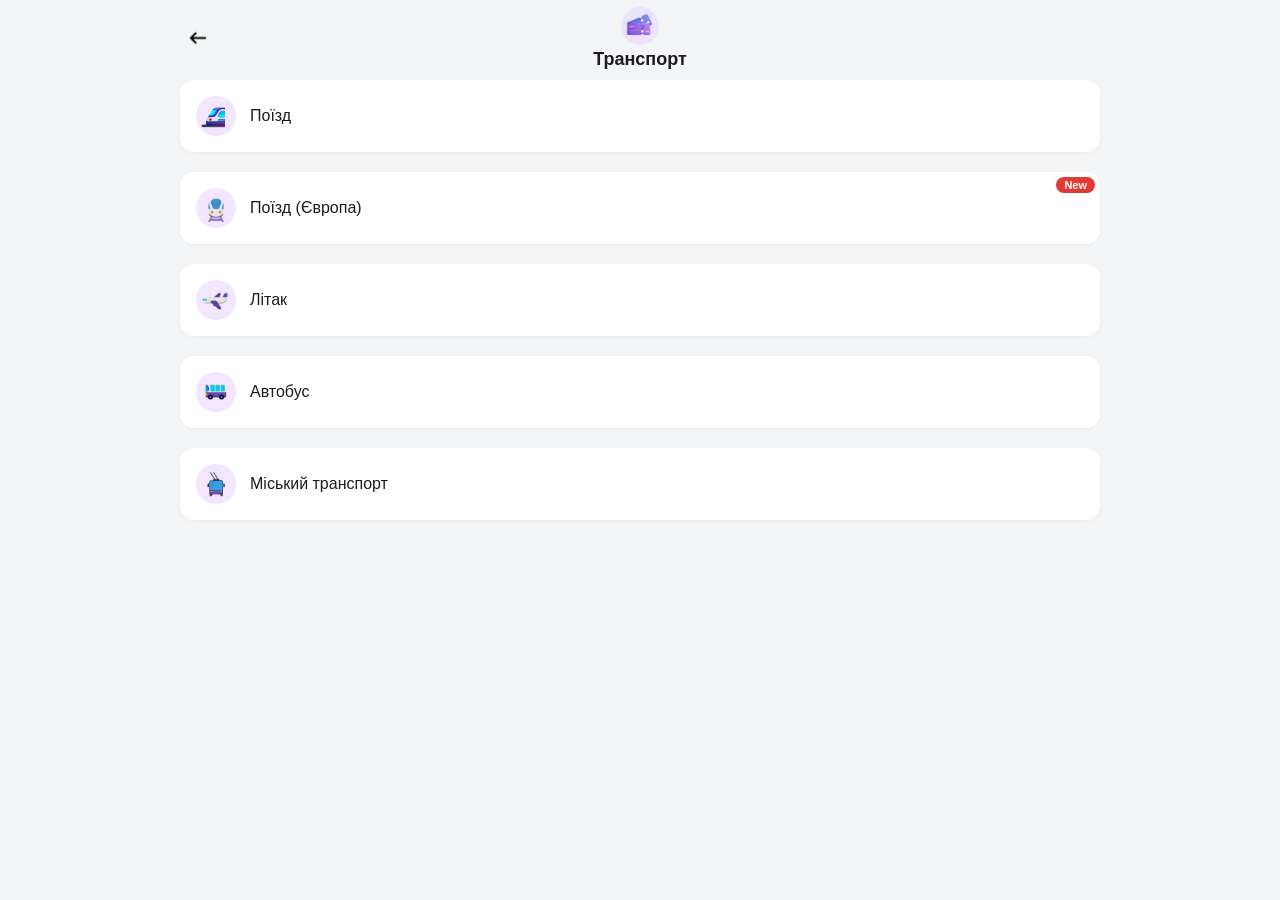
<file: index.html>
<!DOCTYPE html>
<html lang="uk">
<head>
  <meta charset="utf-8" />
  <meta name="viewport" content="width=device-width, initial-scale=1, maximum-scale=1, user-scalable=no, orientation=portrait">
  <title>Транспорт</title>

  <link href="https://fonts.googleapis.com/css2?family=Inter:wght@300;400;500;600;700&display=swap" rel="stylesheet">
  <link rel="stylesheet" href="index.css">
  <link rel="manifest" href="manifest.json">
  <meta name="mobile-web-app-capable" content="yes">
  <meta name="apple-mobile-web-app-capable" content="yes">
</head>
<body>

  <!-- Всплывающее уведомление -->
  <div id="toast" class="toast">Зміни успішно застосовано</div>

  <!-- ЭКРАН 1: ТРАНСПОРТ -->
  <div id="screen-transport" class="page active-screen">
    <div class="transport-shell">
      <div class="common-header">
        <div class="back-btn"><img src="налево.png" alt="Назад"></div>
        <div class="header-center">
          <div class="header-icon-badge">
            <img src="transport/tickets.png" alt="Транспорт">
          </div>
          <div class="title">Транспорт</div>
        </div>
      </div>

      <div class="transport-list">
        <div class="transport-item" onclick="openTrainScreen()">
          <div class="transport-icon"><img src="transport/train-UA.png" alt="Поїзд"></div>
          <div class="transport-name">Поїзд</div>
        </div>

        <div class="transport-item">
          <div class="transport-icon"><img src="transport/train-EU.png" alt="Поїзд (Європа)"></div>
          <div class="transport-name">Поїзд (Європа)</div>
          <span class="badge-new">New</span>
        </div>

        <div class="transport-item">
          <div class="transport-icon"><img src="transport/plane.png" alt="Літак"></div>
          <div class="transport-name">Літак</div>
        </div>

        <div class="transport-item">
          <div class="transport-icon"><img src="transport/bus.png" alt="Автобус"></div>
          <div class="transport-name">Автобус</div>
        </div>

        <div class="transport-item" onclick="openArchive()">
          <div class="transport-icon"><img src="transport/trolybus.png" alt="Міський транспорт"></div>
          <div class="transport-name">Міський транспорт</div>
        </div>
      </div>
    </div>
  </div>

  <!-- ЭКРАН: ПОЇЗД -->
  <div id="screen-train" class="page">
    <div class="train-shell">
      <div class="common-header">
        <div class="back-btn" onclick="openMainScreen()"><img src="налево.png" alt="Назад"></div>
        <div class="title header-left-archive">Поїзд</div>
        <div class="header-right-archive-btn" onclick="openArchive()">
          <img src="train/safe.png" alt="Архів" onerror="this.src='tickets.png'">
        </div>
      </div>

      <!-- Карточка ввода станций -->
      <div class="route-card">
        <div class="route-input-group">
          <input type="text" id="from-station" class="route-input" placeholder="Звідки">
          <div class="route-divider"></div>
          <input type="text" id="to-station" class="route-input" placeholder="Куди">
        </div>
        <div class="swap-btn" onclick="swapStations()">⇅</div>
      </div>

      <!-- Выбор даты -->
      <div class="date-selector-group" onclick="openCalendar()">
        <div class="date-label">Дата відправлення</div>
        <div class="date-input-wrapper">
          <div class="date-value" id="train-date">02.09.2026</div>
          <div class="calendar-icon">
            <svg width="20" height="20" viewBox="0 0 24 24" fill="none" stroke="currentColor" stroke-width="2" stroke-linecap="round" stroke-linejoin="round">
              <rect x="3" y="4" width="18" height="18" rx="2" ry="2"></rect>
              <line x1="16" y1="2" x2="16" y2="6"></line>
              <line x1="8" y1="2" x2="8" y2="6"></line>
              <line x1="3" y1="10" x2="21" y2="10"></line>
            </svg>
          </div>
        </div>
      </div>
    </div>

    <!-- Фиксированная кнопка внизу -->
    <div class="bottom-bar">
      <button class="btn" onclick="searchTrains()">Продовжити</button>
    </div>
  </div>

<!-- ЭКРАН: ФУНКЦІЇ РОЗРОБНИКА -->
  <div id="screen-developer" class="page">
    <div class="developer-shell">
      <!-- Фиксированная шапка -->
      <div class="common-header header-left-aligned dev-fixed-header">
        <div class="back-btn" onclick="goBackFromDeveloper()"><img src="налево.png" alt="Назад"></div>
        <div class="title header-left-archive">Функції розробника</div>
      </div>

      <!-- Прокручиваемое содержимое -->
      <div class="dev-scrollable-content">
        <div class="dev-menu-container">
          <div class="menu-group">
            <label for="ticket-select">Оберіть квиток / картку:</label>
            <select id="ticket-select" onchange="loadTicketData()">
              <!-- Динамически заполняется карточками -->
            </select>
          </div>

          <hr />

          <div class="menu-group">
            <label for="dev-city">Місто:</label>
            <select id="dev-city" onchange="updateCityPreset()">
              <option value="Одеса">Одеса</option>
              <option value="Дніпро">Дніпро</option>
              <option value="Київ">Київ</option>
              <option value="Львів">Львів</option>
            </select>
          </div>

          <div class="menu-group">
            <label for="ticket-company">Компанія-перевізник:</label>
            <input type="text" id="ticket-company" />
          </div>

          <div class="menu-group">
            <label for="ticket-price">Ціна (UAH):</label>
            <input type="text" id="ticket-price" />
          </div>

          <div class="menu-group">
            <label for="purchase-date">Дата початку дії (YYYY-MM-DD):</label>
            <input type="date" id="purchase-date" />
          </div>

          <div class="menu-group">
            <label for="current-date">Сьогоднішня дата (Симуляція):</label>
            <input type="date" id="current-date" />
          </div>

          <div class="menu-group">
            <label for="ticket-series">Серія:</label>
            <div class="input-with-btn">
              <input type="text" id="ticket-series" maxlength="8" placeholder="12345678" />
              <button type="button" onclick="generateRandomSeries()">🎲</button>
            </div>
          </div>

          <div class="menu-group">
            <label>Анімація (.gif):</label>
            <div class="switcher-group">
              <button type="button" id="gif-btn-1" onclick="setGifOption(1)" class="active">GIF 1 (tramvay.gif)</button>
              <button type="button" id="gif-btn-2" onclick="setGifOption(2)">GIF 2 (tramvay2.gif)</button>
            </div>
          </div>

          <button class="save-btn" onclick="saveTicketData()">Зберегти зміни</button>
          <button class="save-btn" style="background: #dc3545; margin-top: 8px;" onclick="resetToDefaults()">Скинути до дефолту</button>

          <!-- Блок логирования действий -->
          <div class="menu-group" style="margin-top: 20px;">
            <label>Лог виконання:</label>
            <div id="dev-logger" style="background: #1e1e1e; color: #00ff00; padding: 10px; border-radius: 8px; font-family: monospace; font-size: 12px; height: 80px; overflow-y: auto;">
              Система ініціалізована успішно.
            </div>
          </div>
        </div>
      </div>
    </div>
  </div>
  
  <!-- МОДАЛЬНОЕ ОКНО КАЛЕНДАРЯ -->
  <div id="calendar-modal" class="calendar-modal" onclick="closeCalendar(event)">
    <div class="calendar-main-full">
      <div class="calendar-card" onclick="event.stopPropagation()">
        
        <div class="calendar-header-bg">
          <div class="calendar-close-btn" onclick="closeCalendar()">✕</div>
          <div class="calendar-title-inner">Дата відправлення</div>
        </div>

        <div class="calendar-body">
          <div class="calendar-controls">
            <div class="select-container">
              <select id="month-select" class="calendar-select" onchange="changeCalendarMonthYear()">
                <option value="0">Січень</option>
                <option value="1">Лютий</option>
                <option value="2">Березень</option>
                <option value="3">Квітень</option>
                <option value="4">Травень</option>
                <option value="5">Червень</option>
                <option value="6">Липень</option>
                <option value="7">Серпень</option>
                <option value="8">Вересень</option>
                <option value="9">Жовтень</option>
                <option value="10">Листопад</option>
                <option value="11">Грудень</option>
              </select>
              <span class="select-arrow">▼</span>
            </div>

            <div class="select-container">
              <select id="year-select" class="calendar-select" onchange="changeCalendarMonthYear()">
                <option value="2025">2025</option>
                <option value="2026">2026</option>
                <option value="2027">2027</option>
              </select>
              <span class="select-arrow">▼</span>
            </div>
          </div>

          <div class="calendar-weekdays">
            <span>П</span>
            <span>В</span>
            <span>С</span>
            <span>Ч</span>
            <span>П</span>
            <span>С</span>
            <span>Н</span>
          </div>

          <div class="calendar-days" id="calendar-days-grid"></div>
        </div>

        <div class="calendar-footer">
          <div class="selected-date-preview" id="calendar-preview-date">02.09.2026</div>

          <button class="btn-done" onclick="applyCalendarDate()">Готово</button>
          <button class="btn-dev-tools" onclick="openDeveloperScreen()">Функції розробника</button>
        </div>

      </div>
    </div>
  </div>

  <!-- ЭКРАН 2: АРХИВ -->
  <div id="screen-archive" class="page">
    <div class="shell">
      <div class="common-header header-left-aligned">
        <div class="back-btn" onclick="openMainScreen()"><img src="налево.png" alt="Назад"></div>
        <div class="title header-left-archive">Архів</div>
      </div>

      <div class="tabs">
        <div class="tabs-glider" id="glider"></div>
        <div class="tab" id="tab-ticket" onclick="switchTab('ticket')">Квиток</div>
        <div class="tab active" id="tab-pass" onclick="switchTab('pass')">Проїзний</div>
      </div>

      <div class="viewport-wrapper" id="touch-area">
        <div class="tabs-view-container" id="tabs-container">
          
          <div class="tab-page">
            <div class="empty-state">
              <img src="bee.png" alt="Бджола" class="empty-state-icon">
              <div class="empty-state-title">Немає квитків</div>
              <div class="empty-state-sub">Щоб купити проїзний, відскануйте QR-код у міському транспорті</div>
            </div>
          </div>

          <div class="tab-page">
            <div id="cards" class="list"></div>
          </div>

        </div>
      </div>
    </div>

    <div class="bottom-bar">
      <button class="btn" onclick="scanQR()">Відсканувати QR-код</button>
    </div>
  </div>

 <!-- МОДАЛЬНОЕ ОКНО (POPUP) БИЛЕТА -->
  <div id="popup" class="ticket-popup" onclick="closePopup()">
    <div class="ticket-main-full">
      <div class="ticket-card" onclick="event.stopPropagation()">
        
        <div class="ticket-header-bg">
          <div class="close-btn" onclick="closePopup()">✕</div>
          <div class="ticket-title-inner" id="popup-main-title">Студентський (тролейбус місячний)</div>
        </div>

        <div class="ticket-logo">
          <img id="popup-logo" src="./Odesa.svg" alt="Герб міста">
        </div>

        <div class="ticket-meta">
          <div>тролейбус</div>
          <div id="popup-city">Одеса</div>
          <div>Серія <b id="series"></b></div>
        </div>

        <div id="dynamic-ticket-content" style="width: 100%;"></div>

        <div class="price" id="popup-price">240.0 UAH</div>
        <div id="validity-info-container">
          <div class="validity-title" style="font-size: 13px; color: #8e8e93; margin-bottom: 2px;">Строк дії</div>
          <div class="validity-range" id="range" style="font-size: 15px; font-weight: 500; color: #000;"></div>
          <div class="validity-days-left" id="daysLeft" style="font-size: 13px; color: #8e8e93; margin-top: 4px;"></div>
        </div>
      </div>
    </div>
  </div>

  <script src="index.js"></script>
</body>
</html>
</file>
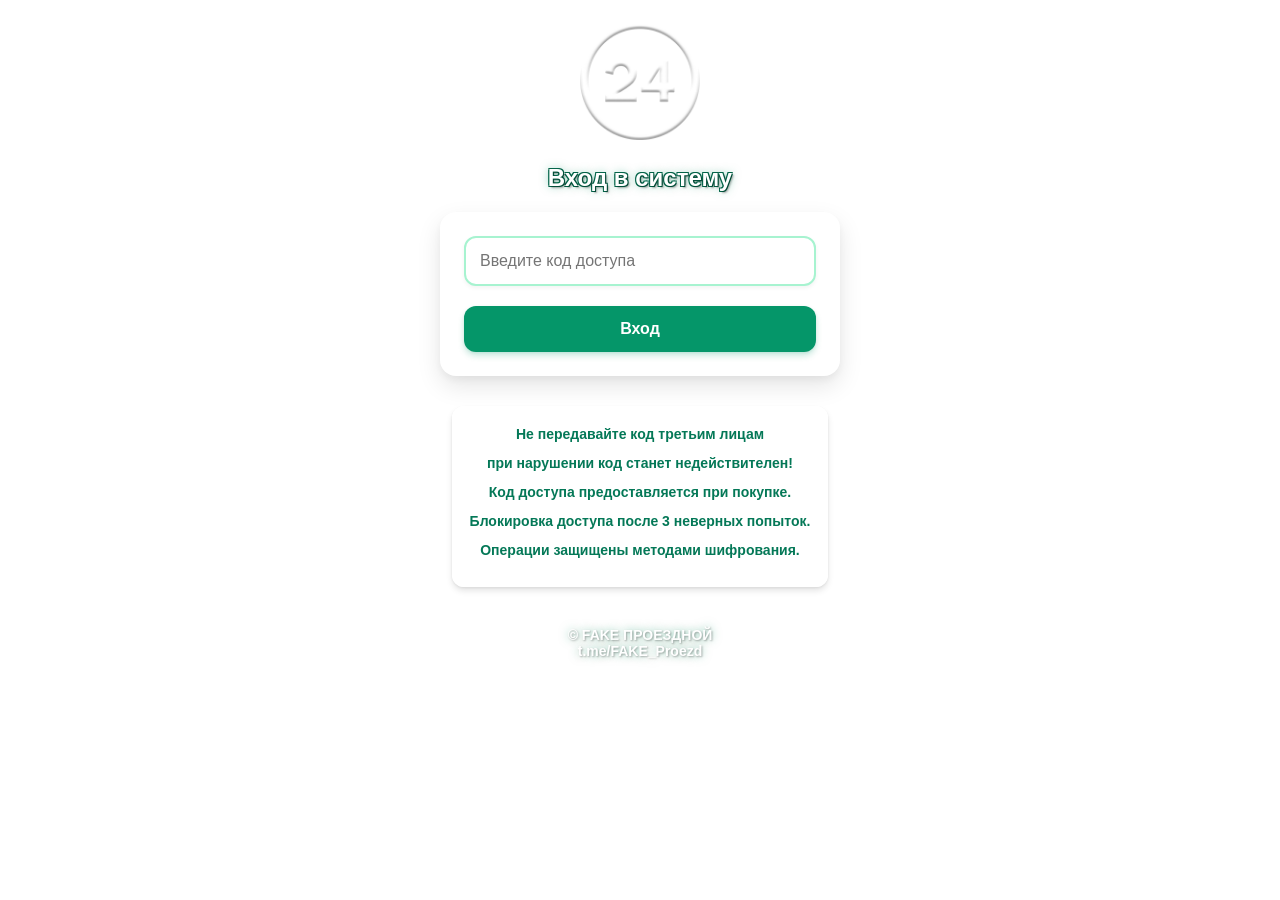
<file: вход для 24/index.html>
<!DOCTYPE html>
<html lang="ru">
<head>
  <meta charset="UTF-8" />
  <meta name="viewport" content="width=device-width, initial-scale=1.0"/>
  <title>Вход в систему</title>
  <style>
    * {
      box-sizing: border-box;
      margin: 0;
      padding: 0;
    }

    body {
      font-family: -apple-system, BlinkMacSystemFont, "Segoe UI", Roboto, Oxygen, Ubuntu, Cantarell, "Helvetica Neue", sans-serif;
      position: relative;
    }

    #video-background {
      position: fixed;
      right: 0;
      bottom: 0;
      min-width: 100%;
      min-height: 100%;
      width: auto;
      height: auto;
      z-index: -1;
      object-fit: cover;
    }

    body {
      display: flex;
      flex-direction: column;
      align-items: center;
      justify-content: flex-start;
      padding: 20px;
      min-height: 100vh;
    }

    .circle img {
      width: 120px;
      height: 120px;
    }

    h2 {
      margin: 20px 0;
      color: #ffffff;
      font-size: 1.5rem;
      font-weight: 800;
      text-shadow: 
          2px 2px 2px rgba(0, 0, 0, 0.3),
          0 0 10px rgba(5, 150, 105, 0.5),
          -1px -1px 0 #065f46,
          1px -1px 0 #065f46,
          -1px 1px 0 #065f46,
          1px 1px 0 #065f46;
    }

    .login-box {
      background-color: white;
      border-radius: 16px;
      padding: 24px;
      width: 100%;
      max-width: 400px;
      box-shadow: 
          0 10px 25px rgba(0, 0, 0, 0.1),
          0 4px 10px rgba(0, 0, 0, 0.05);
    }

    .login-box input[type="text"] {
      width: 100%;
      padding: 14px;
      font-size: 16px;
      border: 2px solid #a7f3d0;
      border-radius: 12px;
      outline: none;
      margin-bottom: 20px;
      transition: all 0.2s ease;
      box-shadow: 0 2px 4px rgba(0, 0, 0, 0.05);
    }

    .login-box input[type="text"]:focus {
      border-color: #059669;
      box-shadow: 
          0 4px 6px rgba(5, 150, 105, 0.1),
          0 0 0 3px rgba(5, 150, 105, 0.2);
    }

    .login-box button {
      width: 100%;
      padding: 14px;
      font-size: 16px;
      background-color: #059669;
      color: white;
      border: none;
      border-radius: 12px;
      cursor: pointer;
      font-weight: 800;
      transition: all 0.2s ease;
      box-shadow: 
          0 4px 6px rgba(5, 150, 105, 0.2),
          0 1px 3px rgba(5, 150, 105, 0.1);
    }

    .login-box button:hover {
      background-color: #047857;
      transform: translateY(-2px);
      box-shadow: 
          0 6px 8px rgba(5, 150, 105, 0.3),
          0 2px 4px rgba(5, 150, 105, 0.2);
    }

    .login-box button:active {
      transform: scale(0.98);
    }

    .info-box {
      background-color: rgba(255, 255, 255, 0.9);
      border-radius: 12px;
      padding: 18px;
      margin-top: 30px;
      font-size: 14px;
      color: #047857;
      text-align: center;
      max-width: 600px;
      line-height: 1.5;
      box-shadow: 
          0 4px 6px rgba(0, 0, 0, 0.1),
          0 1px 3px rgba(0, 0, 0, 0.08);
    }

    .info-box p {
      margin-bottom: 8px;
      font-weight: 600;
      text-shadow: 0 1px 2px rgba(255, 255, 255, 0.8);
    }

    footer {
      margin-top: 40px;
      color: #ffffff;
      font-weight: 600;
      font-size: 14px;
      text-shadow: 
          1px 1px 2px rgba(0, 0, 0, 0.3),
          0 0 10px rgba(5, 150, 105, 0.5);
      text-align: center;
    }

    @media (max-width: 480px) {
      .circle img {
        width: 120px;
        height: 120px;
      }

      .login-box {
        padding: 18px;
      }

      .login-box input[type="text"], 
      .login-box button {
        font-size: 15px;
        padding: 12px;
      }

      .info-box {
        font-size: 13px;
        padding: 14px;
      }
    }

    /* Стили для ссылок */
    a {
      text-decoration: none;
      color: inherit;
    }

    a:hover, a:visited, a:active, a:focus {
      text-decoration: none;
      color: inherit;
    }

    /* Анимация для телеграм ссылки */
.circle {
      display: inline-block;
      animation: pulseAnimation 2s ease-in-out infinite;
    }

    .tg-link {
      display: inline-block;
      animation: pulseAnimation 2s ease-in-out infinite;
    }

    @keyframes pulseAnimation {
      0% {
        transform: scale(1);
      }
      50% {
        transform: scale(1.1);
      }
      100% {
        transform: scale(1);
      }
    }
  </style>
</head>
<body>
  <video id="video-background" autoplay muted loop playsinline>
    <source src="bec.mp4" type="video/mp4">
  </video>

  <div class="circle"> 
    <img src="logo.png" alt="logo">
  </div>

  <h2>Вход в систему</h2>

  <div class="login-box">
    <input type="text" placeholder="Введите код доступа" maxlength="19" id="accessCode" />
    <button>Вход</button>
  </div>

  <script>
    const input = document.getElementById('accessCode');
    
    // При фокусе показываем формат
    input.addEventListener('focus', function(e) {
      if (!e.target.value) {
        e.target.placeholder = 'XXXX-XXXX-00.00.2000';
      }
    });

    // При потере фокуса возвращаем обычный placeholder
    input.addEventListener('blur', function(e) {
      if (!e.target.value) {
        e.target.placeholder = 'Введите код доступа';
      }
    });
  </script>

  <div class="info-box">
   
    <p>Не передавайте код третьим лицам</p>
    <p>при нарушении код станет недействителен!</p>
     <p>Код доступа предоставляется при покупке.</p>
    <p>Блокировка доступа после 3 неверных попыток.</p>
    <p>Операции защищены методами шифрования.</p>
  </div>

  <footer><a href="https:/t.me/FAKE_Proezd">© FAKE ПРОЕЗДНОЙ <br><span class="tg-link">t.me/FAKE_Proezd</span></a>
  </footer>

</body>
</html>
</file>
<file: index.css>
/* ==========================================================================
   1. ГЛОБАЛЬНЫЕ ПЕРЕМЕННЫЕ И БАЗОВЫЕ СТИЛИ
   ========================================================================== */
:root {
  --bg: #f7f8f9;
  --card: #fff;
  --muted: #9aa0a6;
  --accent: #489520;
  --radius: 12px;
  --container-pad: 20px;
  --max-width: 920px;
}

.back, 
.close-btn, 
.tab,
.transport-item {
  -webkit-tap-highlight-color: transparent;
  -webkit-touch-callout: none;
  user-select: none;
}

html, body {
  overflow: hidden;
  height: 100%;
  margin: 0;
  background: #f4f5f7; 
  font-family: -apple-system, "Segoe UI", Roboto, "Helvetica Neue", Arial, sans-serif; 
  color: #111;
}

.page {
  display: none;
  height: 100%;
  width: 100%;
  box-sizing: border-box;
}

.page.active-screen {
  display: block;
}

/* ==========================================================================
   2. ЕДИНАЯ ШАПКА (HEADER) ДЛЯ ВСЕХ ЭКРАНОВ
   ========================================================================== */
.common-header {
  display: flex;
  align-items: center;
  justify-content: center;
  position: relative;
  height: 52px;
  margin-bottom: 16px;
}

.common-header .back-btn {
  position: absolute;
  left: 0;
  top: 50%;
  transform: translateY(-50%);
  width: 36px;
  height: 36px;
  display: flex;
  align-items: center;
  justify-content: center;
  cursor: pointer;
  font-size: 28px;
  font-weight: 300;
  color: #1c1c1e;
  line-height: 1;
  z-index: 5;
}

.common-header .back-btn img {
  width: 24px;
  height: 24px;
  object-fit: contain;
}

.common-header .title {
  font-size: 18px;
  font-weight: 600;
  color: #1c1c1e;
  margin: 0;
}

.header-center {
  display: flex;
  flex-direction: column;
  align-items: center;
  gap: 4px;
}

.header-icon-badge {
  width: 38px;
  height: 38px;
  background-color: #ecdbffa6;
  border-radius: 50%;
  display: flex;
  align-items: center;
  justify-content: center;
}

.header-icon-badge img {
  width: 32px;
  height: 32px;
  margin: -4px 0 0 0;
  object-fit: contain;
}

.header-left-archive {
  position: absolute;
  left: 42px;
  top: 50%;
  transform: translateY(-50%);
}

.header-left-aligned {
  justify-content: flex-start;
  gap: 8px;
}

.header-left-aligned .back-btn {
  position: static;
  transform: none;
}

/* ==========================================================================
   3. СТИЛИ ЭКРАНА "ТРАНСПОРТ"
   ========================================================================== */
.transport-shell {
  padding: calc(env(safe-area-inset-top) + 12px) var(--container-pad) 20px var(--container-pad);
  max-width: var(--max-width);
  margin: 0 auto;
}

.transport-list {
  display: flex;
  flex-direction: column;
  gap: 20px;
}

.transport-item {
  display: flex;
  align-items: center;
  background: #ffffff;
  border-radius: 14px;
  padding: 16px;
  box-shadow: 0 1px 4px rgba(0, 0, 0, 0.04);
  cursor: pointer;
  position: relative;
}

.transport-icon {
  width: 40px;
  height: 40px;
  background-color: #ecdbffa6;
  border-radius: 50%;
  margin-right: 14px;
  display: flex;
  align-items: center;
  justify-content: center;
  flex-shrink: 0;
}

.transport-icon img {
  width: 50px;
  height: 50px;
  object-fit: contain;
}

.transport-name {
  font-size: 16px;
  font-weight: 400;
  color: #1c1c1e;
  flex: 1;
}

.badge-new {
  background: #e53935;
  color: #fff;
  font-size: 11px;
  font-weight: 600;
  padding: 2px 8px;
  border-radius: 10px;
  position: absolute;
  top: 5px;
  right: 5px;
}

/* ==========================================================================
   4. СТИЛИ ЭКРАНА "АРХИВ"
   ========================================================================== */
/* 1. Главная оболочка экрана (добавляем внутренние боковые отступы) */
.shell {
  padding: calc(env(safe-area-inset-top) + 12px) 16px calc(env(safe-area-inset-bottom) + 84px) 16px; 
  max-width: 600px; 
  margin: 0 auto;
  position: relative;
  background: #fff;
  min-height: 100vh;
  box-sizing: border-box;
}

.tabs {
  position: relative;
  z-index: 10;
  display: flex; 
  background: #ebebeb;
  border-radius: 999px;
  padding: 3px;
  user-select: none;
}

.tabs-glider {
  position: absolute;
  top: 3px;
  left: 3px;
  height: calc(100% - 6px);
  width: calc(50% - 3px);
  background: var(--card);
  border-radius: 999px;
  box-shadow: 0 1px 4px rgba(0, 0, 0, 0.12);
  transition: transform 0.3s cubic-bezier(0.2, 0.8, 0.2, 1);
  will-change: transform;
  z-index: 1;
}

.tab {
  position: relative;
  z-index: 2; 
  flex: 1; 
  text-align: center; 
  padding: 10px 8px; 
  border-radius: 999px; 
  color: #1b1b1b; 
  font-weight: 600; 
  cursor: pointer;
  font-size: 15px;
  transition: color 0.25s ease;
}

.tab.active { 
  color: var(--accent); 
  background: transparent; 
  box-shadow: none;
}

/* 2. Область просмотра табов (убираем отрицательные марджины и лишнюю ширину!) */
.viewport-wrapper {
  overflow: hidden;
  width: 100%;
  margin-top: 10px;
  box-sizing: border-box;
}

/* 3. Контейнер табов */
.tabs-view-container {
  display: flex;
  width: 200%;
  will-change: transform;
  backface-visibility: hidden;
  transform: translate3d(0, 0, 0); 
  transition: transform 0.35s cubic-bezier(0.2, 0.8, 0.2, 1);
}

/* 4. Страница вкладки (убираем лишние паддинги, так как паддинг уже есть у .shell) */
.tab-page {
  width: 50%;
  flex-shrink: 0;
  box-sizing: border-box;
  padding: 0 4px; /* Небольшой зазор для тени карточки */
  opacity: 0;
  visibility: hidden;
  pointer-events: none;
  transition: opacity 0.35s ease, visibility 0.35s ease;
  overflow-y: auto;
  max-height: calc(100vh - 180px);
  -webkit-overflow-scrolling: touch;
  scrollbar-width: none;
}

.tab-page::-webkit-scrollbar {
  display: none;
}

.tab-page.active-page {
  opacity: 1;
  visibility: visible;
  pointer-events: auto;
}

.empty-state {
  display: flex;
  flex-direction: column;
  align-items: center;
  justify-content: center;
  padding: 170px 20px;
  text-align: center;
}

.empty-state-icon {
  width: 140px;
  height: 148px;
  object-fit: contain;
  margin-bottom: 16px;
}

.empty-state-title {
  font-size: 17px;
  font-weight: 600;
  color: #1c1c1e;
  margin-bottom: 8px;
}

.empty-state-sub {
  font-size: 14px;
  color: #8e8e93;
  line-height: 1.4;
  max-width: 400px;
}

/* 5. Список карточек и сама карточка */
.list { 
  padding: 10px 0 20px 0; 
  display: flex; 
  flex-direction: column; 
  gap: 16px; 
  width: 100%;
  box-sizing: border-box;
}

.card {
  position: relative;
  display: flex;
  align-items: center;
  gap: 16px;
  background: var(--card);
  border-radius: var(--radius);
  padding: 18px 16px; /* Внутренние отступы самой карточки */
  box-shadow: 0 2px 10px rgba(0, 0, 0, 0.08); 
  font-family: 'Inter', sans-serif; 
  cursor: pointer;
  user-select: none;
  -webkit-tap-highlight-color: transparent;
  box-sizing: border-box;
  width: 100%;
}

.logo { 
  flex: 0 0 52px; 
  height: 52px; 
  border-radius: 7px; 
  overflow: hidden; 
  display: flex; 
  align-items: center; 
  justify-content: center;
  background: #fff;
  border: 1px solid #e5e5e5;
}

.logo img { 
  width: 44px; 
  height: 44px; 
  object-fit: contain; 
}

.card-main {
  flex: 1;
  min-width: 0;
  display: flex;
  flex-direction: column;
  gap: 8px;
}

.card .city-title {
  font-size: 13px;
  color: #9aa0a6;
}

.company {
  font-size: 14px;
  font-weight: 300;
  color: #111;
  margin-bottom: 0px;
  line-height: 1;
}

.info-row {
  display: flex;
  flex-direction: column;
  gap: 4px;
  margin-bottom: 0px;
}

.info-label {
  font-size: 12px;
  color: #9aa0a6;
}

.info-value {
  font-size: 13px;
  font-weight: 300;
  color: #111;
  display: flex;
  align-items: center;
  line-height: 1.4;
}

.icons {
  position: absolute;
  top: 50%;
  transform: translateY(-50%);
  right: 12px;
  display: flex;
  flex-direction: column;
  align-items: center;
  width: 26px;
}

.gray {
  filter: grayscale(100%);
}

.bottom-bar {
  position: fixed; 
  left: 0; 
  right: 0; 
  bottom: 0; 
  z-index: 40;
  padding: calc(env(safe-area-inset-bottom) + 12px) var(--container-pad) 12px;
}

.btn {
  width: 100%; 
  max-width: 980px; 
  margin: 0 auto; 
  display: block;
  background: var(--accent); 
  color: #fff; 
  border: none; 
  font-weight: 700;
  font-size: 16px; 
  padding: 14px; 
  border-radius: 12px; 
  cursor: pointer;
  box-shadow: 0 6px 14px rgba(76,175,80,0.18);
}

/* ==========================================================================
   5. МОДАЛЬНОЕ ОКНО (POPUP) КАРТОЧКИ БИЛЕТА
   ========================================================================== */
.ticket-popup {
  display: none; 
  position: fixed; 
  top: 0;
  left: 0; 
  width: 100%; 
  height: 100%; 
  background: rgba(0, 0, 0, 0.87);
  z-index: 1000; 
  opacity: 0;
  transition: opacity 0.3s ease;
}

.ticket-popup.active {
  opacity: 1;
}

.ticket-main-full {
  display: flex;
  flex-direction: column;
  justify-content: flex-end;
  align-items: center;
  width: 100%;
  height: 100%;
  transform: translateY(100%);
  transition: transform 0.35s cubic-bezier(0.32, 0.72, 0, 1);
}

.ticket-popup.active .ticket-main-full {
  transform: translateY(0);
}

.ticket-card {
  font-family: 'Inter', sans-serif;
  position: relative;
  display: flex;
  flex-direction: column;
  align-items: center;
  background: #fff;
  border-radius: 16px 16px 0 0;
  width: 100%;
  box-shadow: 0 2px 12px rgba(0,0,0,0.25);
  padding-bottom: 24px;
  overflow: hidden;
}

.ticket-header-bg {
  background: #f4f3f3;
  width: 100%;
  padding: 12px 16px 14px 16px;
  box-sizing: border-box;
  display: flex;
  flex-direction: column;
  align-items: flex-start;
  position: relative;
}

.ticket-header-bg .close-btn {
  position: static;
  transform: none;
  font-size: 20px;
  font-weight: 400;
  color: #333;
  cursor: pointer;
  width: 24px;
  height: 24px;
  display: flex;
  align-items: center;
  justify-content: flex-start;
  margin-bottom: 8px;
  margin-left: 10px;
}

.ticket-title-inner {
  font-size: 18px;
  font-weight: 400;
  color: #111;
  margin-left: 0;
  text-align: left;
}

.ticket-logo {
  width: 120px;
  height: 120px;
  background: #fff;
  border-radius: 10px;
  display: flex;
  align-items: center;
  justify-content: center;
  margin: 14px auto 8px auto;
  border: 1px solid #e0e0e0; 
}

.ticket-logo img {
  width: 105px;
  height: 105px;
  object-fit: contain;
}

.ticket-meta {
  text-align: center;
  width: 100%;
}

.ticket-meta div {
  font-size: 15px;
  line-height: 1.3;
  margin: 2px 0;
  color: #111;
}

.line-time {
  background: #f4f3f3;
  width: 100%;
  padding-bottom: 2px;
}

.progress {
  height: 5px;
  background: #e0e0e0;
  overflow: hidden;
}

.progress-bar {
  height: 100%;
  transition: width 0.5s linear;
}

.row {
  display: flex;
  justify-content: space-between;
  align-items: center;
  padding: 0 16px;
  margin: 12px 0 10px 0;
}

.time {
  font-size: 20px;
  font-weight: 500;
  color: #4da723;
}

.date {
  font-size: 20px;
  font-weight: 500;
  color: #000;
}

.invalid-banner {
  background-color: #f4f3f3;
  width: 100%;
  padding: 14px 0;
  margin: 10px 0;
  display: flex;
  flex-direction: column;
  align-items: center;
}

.status-invalid {
  font-size: 22px;
  font-weight: 700;
  color: #ea4335;
  margin: 0 0 4px 0;
}

.sub-invalid {
  font-size: 13px;
  color: #f28b82;
  margin: 0;
}

.validity-warning-box {
  background-color: #fef4e8;
  border-top: 1px solid #fce3ca;
  border-bottom: 1px solid #fce3ca;
  margin-left: -16px;
  margin-right: -16px; 
  width: calc(100% + 32px) !important;
  padding: 12px 16px;
  margin-bottom: 0px;
}

.buy-btn-popup {
  display: block;
  width: 95%;
  padding: 14px 0px;
  background-color: #0d8544;
  color: #ffffff;
  font-size: 16px;
  font-weight: 600;
  border: none;
  border-radius: 10px;
  cursor: pointer;
  text-align: center;
  box-sizing: border-box;
  margin-top: 20px;
}

.price {
  text-align: center;
  font-size: 16px;
  font-weight: 600;
  margin: 12px 0 10px 0;
}

.sub {
  text-align: center;
  font-size: 14px;
  color: #696969;
  margin: 0 0 2px 0;
}

#range {
  font-size: 17px;
  color: #171717;
}

#validity-info-container {
  width: 100%;
  text-align: center;
  margin-top: 0px;
  box-sizing: border-box;
}

.days {
  text-align: center;
  font-size: 13px;
  color: #555;
  margin-top: 4px;
  width: 100%;
  padding: 0 12px;
  box-sizing: border-box;
}

.close-btn {
  position: absolute;
  top: 50%;
  transform: translateY(-50%);
  left: 14px;
  font-size: 20px;
  font-weight: 400;
  color: #333;
  cursor: pointer;
  width: 32px;
  height: 32px;
  display: flex;
  align-items: center;
  justify-content: center;
  z-index: 100;
}

/* ==========================================================================
   6. СТИЛИ ЭКРАНА "ПОЇЗД"
   ========================================================================== */
.train-shell {
  padding: calc(env(safe-area-inset-top) + 12px) var(--container-pad) calc(env(safe-area-inset-bottom) + 84px) var(--container-pad);
  max-width: var(--max-width);
  margin: 0 auto;
}

.header-right-archive-btn {
  position: absolute;
  right: 0;
  top: 50%;
  transform: translateY(-50%);
  cursor: pointer;
  display: flex;
  align-items: center;
  justify-content: center;
}

.header-right-archive-btn img {
  width: 28px;
  height: 28px;
  object-fit: contain;
}

.route-card {
  background: #ffffff;
  border-radius: 16px;
  padding: 16px;
  position: relative;
  box-shadow: 0 1px 4px rgba(0, 0, 0, 0.04);
  margin-bottom: 24px;
}

.route-input-group {
  display: flex;
  flex-direction: column;
}

.route-input {
  border: none;
  outline: none;
  font-size: 16px;
  color: #1c1c1e;
  padding: 8px 0;
  width: 85%;
  background: transparent;
}

.route-input::placeholder {
  color: #8e8e93;
}

.route-divider {
  height: 1px;
  background-color: #e5e5ea;
  margin: 6px 40px 6px 0;
  width: auto;
}

.swap-btn {
  position: absolute;
  right: 16px;
  top: 50%;
  transform: translateY(-50%);
  width: 32px;
  height: 32px;
  display: flex;
  align-items: center;
  justify-content: center;
  cursor: pointer;
  color: #8e8e93;
  font-size: 18px;
}

.date-selector-group {
  margin-top: 10px;
  cursor: pointer;
}

.date-label {
  font-size: 13px;
  color: #8e8e93;
  margin-bottom: 6px;
}

.date-input-wrapper {
  display: flex;
  align-items: center;
  justify-content: space-between;
  border-bottom: 1px solid #e5e5ea;
  padding-bottom: 10px;
}

.date-value {
  font-size: 16px;
  color: #1c1c1e;
  font-weight: 300;
}

.calendar-icon {
  width: 20px;
  height: 20px;
  color: #8e8e93;
}

/* ==========================================================================
   7. СТИЛИ ДЛЯ МОДАЛЬНОГО ОКНА КАЛЕНДАРЯ
   ========================================================================== */
.calendar-modal {
  display: none;
  position: fixed;
  top: 0;
  left: 0;
  width: 100%;
  height: 100%;
  background: rgba(0, 0, 0, 0.87);
  z-index: 2000;
  opacity: 0;
  transition: opacity 0.3s ease;
}

.calendar-modal.active {
  opacity: 1;
}

.calendar-main-full {
  display: flex;
  flex-direction: column;
  justify-content: flex-end;
  align-items: center;
  width: 100%;
  height: 100%;
  transform: translateY(100%);
  transition: transform 0.35s cubic-bezier(0.32, 0.72, 0, 1);
}

.calendar-modal.active .calendar-main-full {
  transform: translateY(0);
}

.calendar-card {
  font-family: 'Inter', sans-serif;
  position: relative;
  display: flex;
  flex-direction: column;
  background: #fff;
  border-radius: 16px 16px 0 0;
  width: 100%;
  box-shadow: 0 2px 12px rgba(0,0,0,0.25);
  padding-bottom: 24px;
  box-sizing: border-box;
  overflow: hidden;
}

.calendar-header-bg {
  background: #f4f3f3;
  width: 100%;
  padding: 18px 16px;
  box-sizing: border-box;
  display: flex;
  align-items: center;
  position: relative;
}

.calendar-close-btn {
  position: absolute;
  left: 14px;
  top: 50%;
  transform: translateY(-50%);
  font-size: 20px;
  font-weight: 400;
  color: #333;
  cursor: pointer;
  width: 32px;
  height: 32px;
  display: flex;
  align-items: center;
  justify-content: center;
  z-index: 10;
}

.calendar-title-inner {
  font-size: 18px;
  font-weight: 400;
  color: #111;
  margin-left: 36px;
  text-align: left;
}

.calendar-body {
  padding: 20px 16px 16px 16px;
}

.calendar-controls {
  display: flex;
  justify-content: space-between;
  align-items: center;
  margin-bottom: 20px;
  padding: 0 8px;
}

.select-container {
  display: flex;
  align-items: center;
  position: relative;
}

.calendar-select {
  appearance: none;
  background: transparent;
  border: none;
  font-size: 16px;
  font-weight: 500;
  color: #111;
  padding-right: 18px;
  cursor: pointer;
  outline: none;
}

.select-arrow {
  position: absolute;
  right: 0;
  pointer-events: none;
  font-size: 10px;
  color: #111;
}

.calendar-weekdays {
  display: grid;
  grid-template-columns: repeat(7, 1fr);
  text-align: center;
  color: #8e8e93;
  font-size: 14px;
  margin-bottom: 12px;
}

.calendar-days {
  display: grid;
  grid-template-columns: repeat(7, 1fr);
  row-gap: 12px;
  text-align: center;
  margin-bottom: 20px;
}

.day-cell {
  height: 38px;
  display: flex;
  align-items: center;
  justify-content: center;
  font-size: 16px;
  color: #111;
  cursor: pointer;
  border-radius: 50%;
  margin: 0 auto;
  width: 38px;
  user-select: none;
}

.day-cell.empty {
  cursor: default;
}

.day-cell.selected {
  background-color: var(--accent);
  color: #ffffff;
  font-weight: 600;
}

.calendar-footer {
  display: flex;
  flex-direction: column;
  align-items: center;
  gap: 12px;
  padding: 0 16px;
}

.selected-date-preview {
  font-size: 15px;
  color: #696969;
}

.btn-done {
  width: 100%;
  background: var(--accent);
  color: #ffffff;
  border: none;
  border-radius: 12px;
  padding: 14px 0;
  font-size: 16px;
  font-weight: 600;
  cursor: pointer;
}

.btn-dev-tools {
  width: 100%;
  background: #f4f3f3;
  color: #555;
  border: 1px solid #e0e0e0;
  border-radius: 12px;
  padding: 10px 0;
  font-size: 14px;
  font-weight: 500;
  cursor: pointer;
  transition: background 0.2s;
}

.btn-dev-tools:active {
  background: #e8e8e8;
}

/* ==========================================================================
   8. СТИЛИ ЭКРАНА "ФУНКЦІЇ РОЗРОБНИКА" И TOAST УВЕДОМЛЕНИЯ
   ========================================================================== */
/* Оболочка экрана разработчика */
.developer-shell {
  display: flex;
  flex-direction: column;
  height: 100vh;
  box-sizing: border-box;
  padding: calc(env(safe-area-inset-top) + 12px) var(--container-pad) 0 var(--container-pad);
  max-width: var(--max-width);
  margin: 0 auto;
  overflow: hidden; /* Запрещаем скролл всей страницы целиком */
}

.developer-shell::-webkit-scrollbar {
  display: none;
}

/* Фиксированная шапка, которая стоит на месте */
.dev-fixed-header {
  flex-shrink: 0;
  margin-bottom: 12px;
}

/* Прокручиваемая область под шапкой */
.dev-scrollable-content {
  flex: 1;
  overflow-y: auto;
  -webkit-overflow-scrolling: touch;
  scrollbar-width: none;
  padding-bottom: 40px;
}

.dev-scrollable-content::-webkit-scrollbar {
  display: none;
}

.dev-menu-container {
  padding: 16px 8px; /* Внутренние отступы от краев экрана */
  display: flex;
  flex-direction: column;
  gap: 12px;
}

.menu-group {
  margin-bottom: 12px;
  display: flex;
  flex-direction: column;
  gap: 6px;
}

.menu-group input, 
.menu-group select {
  padding: 12px;
  border: 1px solid #ddd;
  border-radius: 10px;
  font-size: 15px;
  outline: none;
  background: #fff;
  box-sizing: border-box;
  width: 100%;
}

.menu-group label {
  font-size: 14px;
  font-weight: 600;
  color: #555;
}

.menu-group input, 
.menu-group select {
  padding: 10px;
  border: 1px solid #ccc;
  border-radius: 8px;
  font-size: 14px;
  outline: none;
}

.input-with-btn {
  display: flex;
  gap: 8px;
}

.input-with-btn input {
  flex: 1;
}

.input-with-btn button {
  padding: 0 12px;
  border: 1px solid #ccc;
  background: #f0f0f0;
  border-radius: 8px;
  cursor: pointer;
}

.switcher-group {
  display: flex;
  gap: 8px;
}

.switcher-group button {
  flex: 1;
  padding: 10px;
  border: 1px solid #ccc;
  background: #f9f9f9;
  border-radius: 10px;
  cursor: pointer;
  font-weight: bold;
}

.switcher-group button.active {
  background: #007bff;
  color: white;
  border-color: #007bff;
}

.save-btn {
  width: 100%;
  padding: 14px;
  background: #28a745;
  color: white;
  border: none;
  border-radius: 12px;
  font-size: 16px;
  font-weight: bold;
  cursor: pointer;
  margin-top: 10px;
  box-sizing: border-box;
}

.save-btn:active {
  opacity: 0.9;
}

/* Всплывающее Toast-уведомление */
.toast {
  position: fixed;
  bottom: 24px;
  left: 50%;
  transform: translateX(-50%) translateY(100px);
  background: rgba(30, 30, 30, 0.9);
  color: #ffffff;
  padding: 12px 20px;
  border-radius: 25px;
  font-size: 14px;
  font-weight: 500;
  box-shadow: 0 4px 12px rgba(0, 0, 0, 0.25);
  z-index: 3000;
  opacity: 0;
  transition: transform 0.3s ease, opacity 0.3s ease;
  pointer-events: none;
  white-space: nowrap;
}

.toast.show {
  transform: translateX(-50%) translateY(0);
  opacity: 1;
}
</file>
